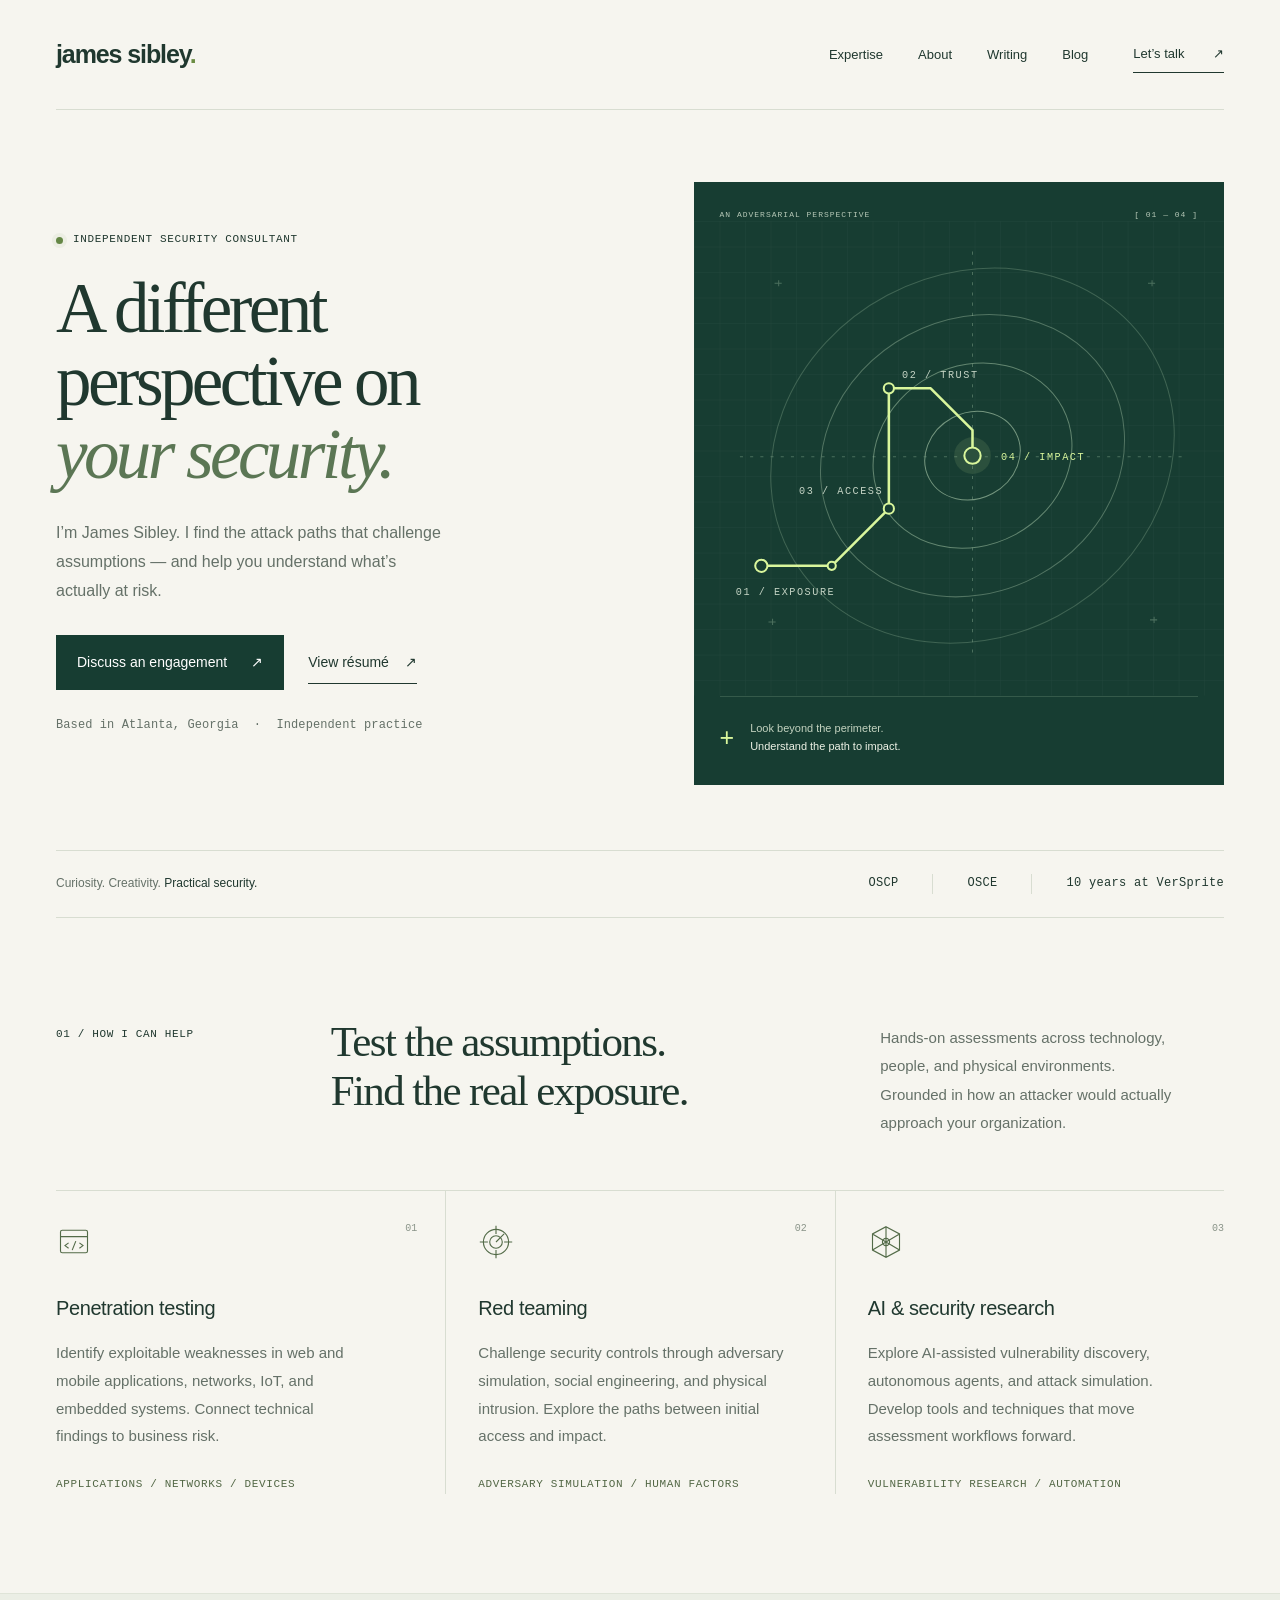
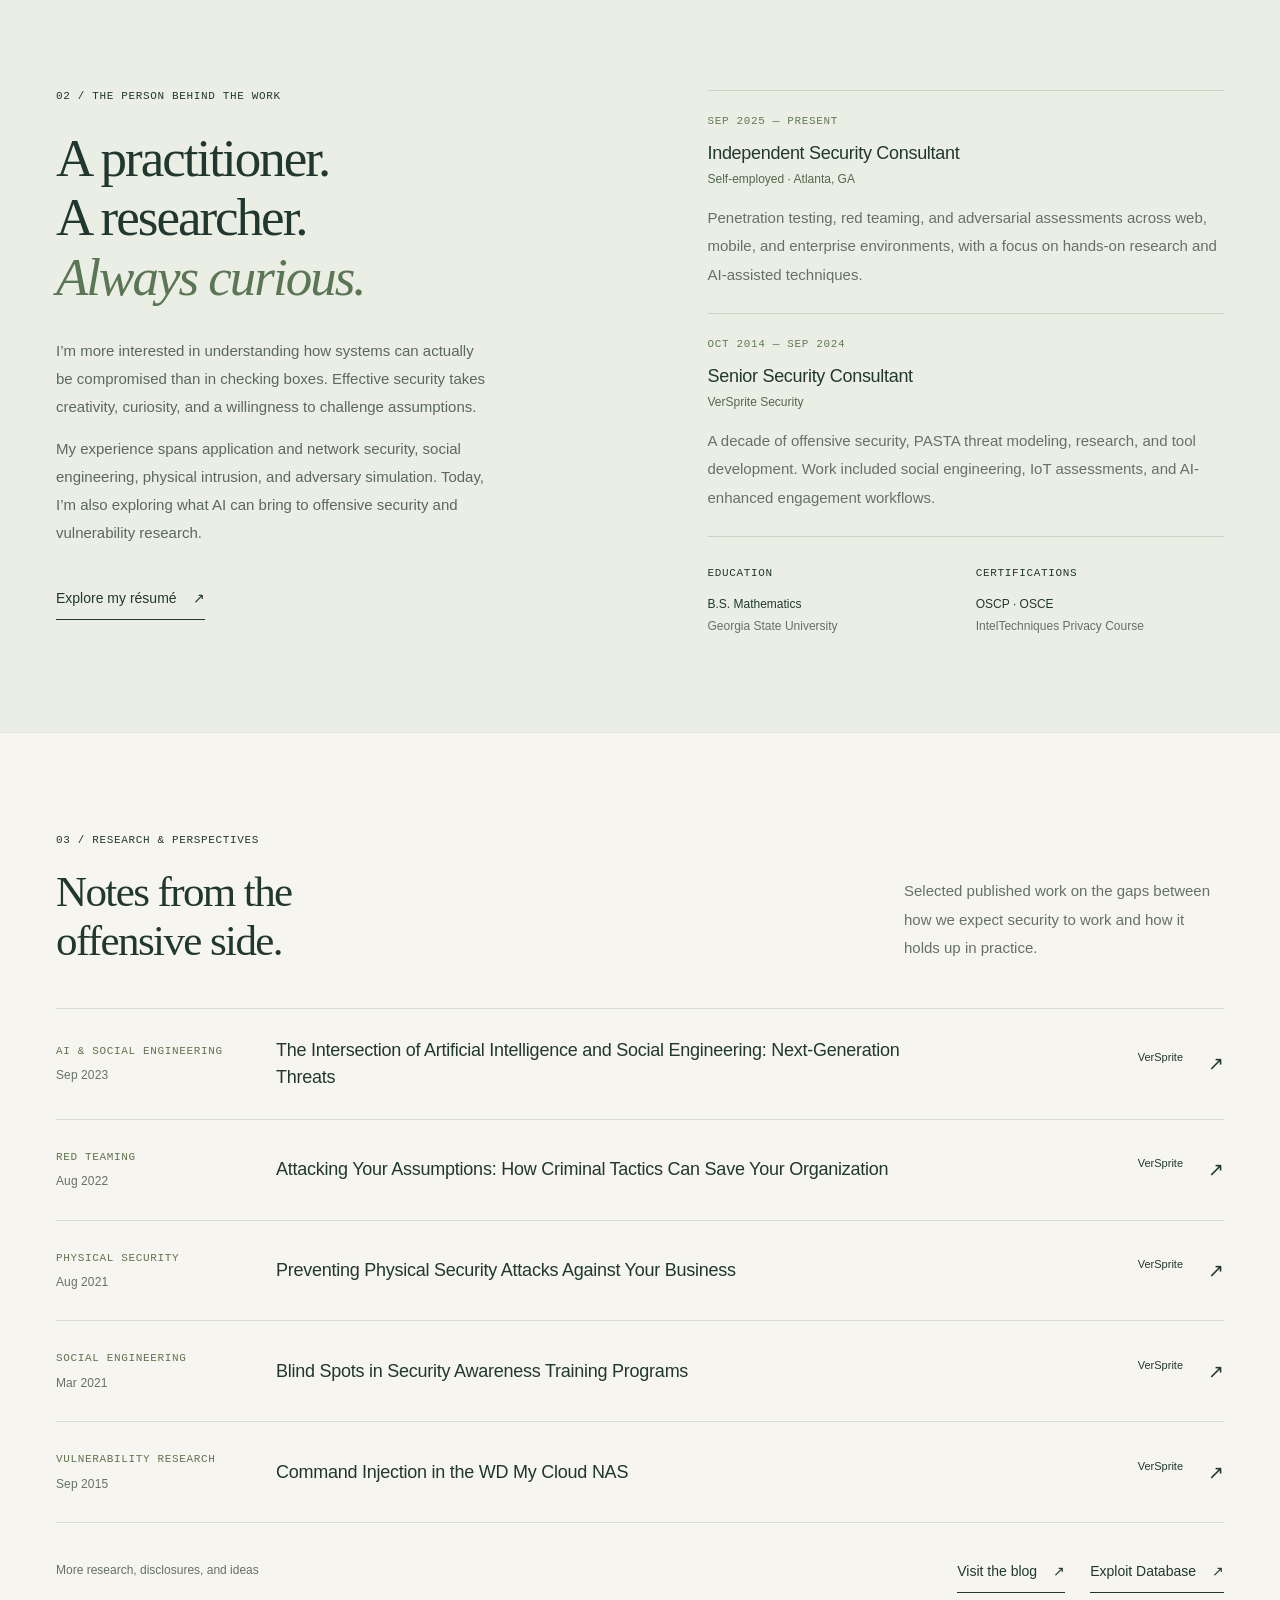
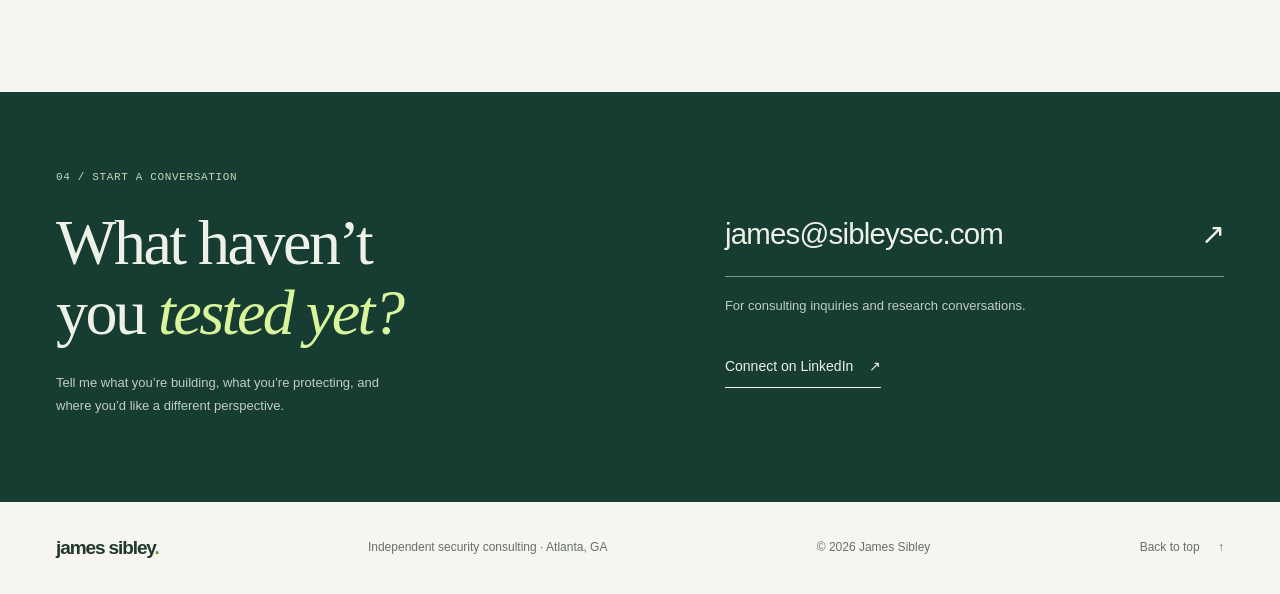
<file: index.html>
<!doctype html>
<html lang="en">
<head>
  <meta charset="utf-8">
  <meta name="viewport" content="width=device-width, initial-scale=1">
  <meta name="theme-color" content="#173d32">
  <meta name="description" content="James Sibley is an independent security consultant in Atlanta specializing in penetration testing, red teaming, security research, and AI-assisted offensive security.">
  <meta property="og:title" content="James Sibley — Independent Security Consultant">
  <meta property="og:description" content="A different perspective on your security. Penetration testing, adversary simulation, and hands-on security research.">
  <meta property="og:type" content="website">
  <meta property="og:url" content="https://sibleysec.com/">
  <meta property="og:site_name" content="James Sibley — Independent Security Consultant">
  <meta name="twitter:card" content="summary">
  <meta name="referrer" content="strict-origin-when-cross-origin">
  <link rel="canonical" href="https://sibleysec.com/">
  <title>James Sibley — Independent Security Consultant</title>
  <link rel="icon" href="assets/favicon.svg" type="image/svg+xml">
  <link rel="stylesheet" href="assets/styles.css">
  <script src="assets/site.js" defer></script>
  <script type="application/ld+json">
  {"@context":"https://schema.org","@type":"Person","name":"James Sibley","url":"https://sibleysec.com/","jobTitle":"Independent Security Consultant","email":"mailto:james@sibleysec.com","sameAs":["https://www.linkedin.com/in/redteamai/"],"knowsAbout":["Penetration testing","Red teaming","Security research","Artificial intelligence"],"alumniOf":{"@type":"CollegeOrUniversity","name":"Georgia State University"}}
  </script>
</head>
<body>
  <a class="skip-link" href="#main">Skip to content</a>
  <header class="site-header wrap">
    <a class="wordmark" href="#" aria-label="James Sibley, home">james sibley<span class="wordmark-dot">.</span></a>
    <nav aria-label="Main navigation">
      <a href="#expertise">Expertise</a>
      <a href="#about">About</a>
      <a href="#writing">Writing</a>
      <a href="blog/">Blog</a>
      <a class="nav-contact" href="#contact">Let’s talk <span aria-hidden="true">↗</span></a>
    </nav>
  </header>
  <main id="main">
    <section class="hero wrap" aria-labelledby="hero-title">
      <div class="hero-copy">
        <p class="eyebrow"><span class="status-dot" aria-hidden="true"></span> Independent security consultant</p>
        <h1 id="hero-title">A different<br>perspective on<br><em>your security.</em></h1>
        <p class="hero-description">I’m James Sibley. I find the attack paths that challenge assumptions — and help you understand what’s actually at risk.</p>
        <div class="hero-actions">
          <a class="button button-dark" href="mailto:james@sibleysec.com">Discuss an engagement <span aria-hidden="true">↗</span></a>
          <a class="text-link" href="resume.html">View résumé <span aria-hidden="true">↗</span></a>
        </div>
        <p class="hero-location">Based in Atlanta, Georgia <span aria-hidden="true">·</span> Independent practice</p>
      </div>
      <div class="hero-visual">
        <div class="visual-topline"><span>AN ADVERSARIAL PERSPECTIVE</span><span aria-hidden="true">[ 01 — 04 ]</span></div>
        <svg class="attack-map" viewBox="0 0 520 465" role="img" aria-labelledby="map-title map-description">
          <title id="map-title">Finding a path through layers of defense</title>
          <desc id="map-description">An illustrative attack path crosses concentric boundaries from an external entry point to a protected asset. It represents the relationship between exposure, trust, access, and impact.</desc>
          <defs>
            <pattern id="grid" width="25" height="25" patternUnits="userSpaceOnUse"><path d="M25 0H0V25" fill="none" stroke="#fff" stroke-opacity=".045" stroke-width="1"/></pattern>
          </defs>
          <rect width="520" height="465" fill="url(#grid)"/>
          <g fill="none" stroke="#8bac91" stroke-width="1">
            <ellipse cx="273" cy="230" rx="203" ry="178" transform="rotate(-28 273 230)" opacity=".35"/>
            <ellipse cx="273" cy="230" rx="153" ry="134" transform="rotate(-28 273 230)" opacity=".5"/>
            <ellipse cx="273" cy="230" rx="100" ry="88" transform="rotate(-28 273 230)" opacity=".65"/>
            <ellipse cx="273" cy="230" rx="48" ry="42" transform="rotate(-28 273 230)" opacity=".8"/>
          </g>
          <g stroke="#8bac91" stroke-opacity=".45" fill="none"><path d="M45 231H480M273 30V427" stroke-dasharray="3 7"/><path d="m79 61 7 0m-3-3v6m364 327h7m-3-3v6m-6-333h7m-3-3v6M73 393h7m-3-3v6"/></g>
          <path class="attack-path" d="M66 338H135L191 282V164H232L273 205V230" stroke="#d9f69c" stroke-width="2.5" fill="none" stroke-linejoin="round"/>
          <g fill="#173d32" stroke="#d9f69c" stroke-width="2"><circle cx="66" cy="338" r="6"/><circle cx="135" cy="338" r="4"/><circle cx="191" cy="282" r="5"/><circle cx="191" cy="164" r="5"/><circle cx="273" cy="230" r="8"/></g>
          <circle cx="273" cy="230" r="18" fill="#d9f69c" opacity=".1"/>
          <g fill="#c5d4c5" font-family="monospace" font-size="10" letter-spacing="1.5"><text x="41" y="367">01 / EXPOSURE</text><text x="204" y="154">02 / TRUST</text><text x="103" y="268">03 / ACCESS</text><text x="301" y="234" fill="#d9f69c">04 / IMPACT</text></g>
        </svg>
        <div class="visual-caption"><span class="visual-cross" aria-hidden="true">+</span><p>Look beyond the perimeter.<br><strong>Understand the path to impact.</strong></p></div>
      </div>
    </section>

    <div class="credential-strip wrap" aria-label="Professional background">
      <p>Curiosity. Creativity. <strong>Practical security.</strong></p>
      <div><span>OSCP</span><span>OSCE</span><span>10 years at VerSprite</span></div>
    </div>

    <section id="expertise" class="section wrap" aria-labelledby="expertise-title">
      <div class="section-heading"><p class="eyebrow">01 / How I can help</p><h2 id="expertise-title">Test the assumptions.<br>Find the real exposure.</h2><p>Hands-on assessments across technology, people, and physical environments. Grounded in how an attacker would actually approach your organization.</p></div>
      <div class="expertise-grid">
        <article class="expertise-item"><span class="item-number">01</span><svg viewBox="0 0 40 40" aria-hidden="true"><rect x="5" y="7" width="30" height="25" rx="2"/><path d="M5 14h30m-21 7-4 3 4 3m12-6 4 3-4 3m-8 2 4-10"/></svg><h3>Penetration testing</h3><p>Identify exploitable weaknesses in web and mobile applications, networks, IoT, and embedded systems. Connect technical findings to business risk.</p><p class="item-tags">APPLICATIONS / NETWORKS / DEVICES</p></article>
        <article class="expertise-item"><span class="item-number">02</span><svg viewBox="0 0 40 40" aria-hidden="true"><circle cx="20" cy="20" r="14"/><circle cx="20" cy="20" r="7"/><path d="M20 2v9m0 18v9M2 20h9m18 0h9m-9-9-9 9"/></svg><h3>Red teaming</h3><p>Challenge security controls through adversary simulation, social engineering, and physical intrusion. Explore the paths between initial access and impact.</p><p class="item-tags">ADVERSARY SIMULATION / HUMAN FACTORS</p></article>
        <article class="expertise-item"><span class="item-number">03</span><svg viewBox="0 0 40 40" aria-hidden="true"><path d="m20 3 15 8v18l-15 8-15-8V11Zm0 0v34M5 11l30 18M35 11 5 29"/><circle cx="20" cy="20" r="4"/></svg><h3>AI &amp; security research</h3><p>Explore AI-assisted vulnerability discovery, autonomous agents, and attack simulation. Develop tools and techniques that move assessment workflows forward.</p><p class="item-tags">VULNERABILITY RESEARCH / AUTOMATION</p></article>
      </div>
    </section>

    <section id="about" class="about-section" aria-labelledby="about-title">
      <div class="wrap about-grid">
        <div class="about-intro"><p class="eyebrow">02 / The person behind the work</p><h2 id="about-title">A practitioner.<br>A researcher.<br><em>Always curious.</em></h2><p>I’m more interested in understanding how systems can actually be compromised than in checking boxes. Effective security takes creativity, curiosity, and a willingness to challenge assumptions.</p><p>My experience spans application and network security, social engineering, physical intrusion, and adversary simulation. Today, I’m also exploring what AI can bring to offensive security and vulnerability research.</p><a class="text-link" href="resume.html">Explore my résumé <span aria-hidden="true">↗</span></a></div>
        <div class="career-summary">
          <div class="career-entry"><p class="eyebrow">Sep 2025 — Present</p><h3>Independent Security Consultant</h3><p class="organization">Self-employed · Atlanta, GA</p><p>Penetration testing, red teaming, and adversarial assessments across web, mobile, and enterprise environments, with a focus on hands-on research and AI-assisted techniques.</p></div>
          <div class="career-entry"><p class="eyebrow">Oct 2014 — Sep 2024</p><h3>Senior Security Consultant</h3><p class="organization">VerSprite Security</p><p>A decade of offensive security, PASTA threat modeling, research, and tool development. Work included social engineering, IoT assessments, and AI-enhanced engagement workflows.</p></div>
          <div class="qualifications"><div><span class="eyebrow">Education</span><p>B.S. Mathematics<br><span>Georgia State University</span></p></div><div><span class="eyebrow">Certifications</span><p>OSCP · OSCE<br><span>IntelTechniques Privacy Course</span></p></div></div>
        </div>
      </div>
    </section>

    <section id="writing" class="section wrap" aria-labelledby="writing-title">
      <div class="writing-heading"><div><p class="eyebrow">03 / Research &amp; perspectives</p><h2 id="writing-title">Notes from the<br>offensive side.</h2></div><p>Selected published work on the gaps between how we expect security to work and how it holds up in practice.</p></div>
      <div class="writing-list">
        <a class="article-row" href="https://versprite.com/resources/blog/the-intersection-of-artificial-intelligence-and-social-engineering-next-generation-threats/" target="_blank" rel="noopener noreferrer"><span class="article-meta"><span>AI &amp; SOCIAL ENGINEERING</span><time datetime="2023-09-28">Sep 2023</time></span><h3>The Intersection of Artificial Intelligence and Social Engineering: Next-Generation Threats</h3><span class="article-source">VerSprite <span aria-hidden="true">↗</span></span></a>
        <a class="article-row" href="https://versprite.com/resources/blog/attacking-your-assumptions-know-your-security-blind-spots/" target="_blank" rel="noopener noreferrer"><span class="article-meta"><span>RED TEAMING</span><time datetime="2022-08-15">Aug 2022</time></span><h3>Attacking Your Assumptions: How Criminal Tactics Can Save Your Organization</h3><span class="article-source">VerSprite <span aria-hidden="true">↗</span></span></a>
        <a class="article-row" href="https://versprite.com/resources/blog/preventing-physical-security-attacks-against-business/" target="_blank" rel="noopener noreferrer"><span class="article-meta"><span>PHYSICAL SECURITY</span><time datetime="2021-08-02">Aug 2021</time></span><h3>Preventing Physical Security Attacks Against Your Business</h3><span class="article-source">VerSprite <span aria-hidden="true">↗</span></span></a>
        <a class="article-row" href="https://versprite.com/resources/blog/security-awareness-training-vs-social-engineering-attacks/" target="_blank" rel="noopener noreferrer"><span class="article-meta"><span>SOCIAL ENGINEERING</span><time datetime="2021-03-04">Mar 2021</time></span><h3>Blind Spots in Security Awareness Training Programs</h3><span class="article-source">VerSprite <span aria-hidden="true">↗</span></span></a>
        <a class="article-row" href="https://versprite.com/resources/blog/command-injection-in-the-wd-my-cloud-nas/" target="_blank" rel="noopener noreferrer"><span class="article-meta"><span>VULNERABILITY RESEARCH</span><time datetime="2015-09-16">Sep 2015</time></span><h3>Command Injection in the WD My Cloud NAS</h3><span class="article-source">VerSprite <span aria-hidden="true">↗</span></span></a>
      </div>
      <div class="writing-footer"><span>More research, disclosures, and ideas</span><div><a class="text-link" href="blog/">Visit the blog <span aria-hidden="true">↗</span></a><a class="text-link" href="https://www.exploit-db.com/author/?a=6369" target="_blank" rel="noopener noreferrer">Exploit Database <span aria-hidden="true">↗</span></a></div></div>
    </section>

    <section id="contact" class="contact-section" aria-labelledby="contact-title"><div class="wrap contact-grid"><div><p class="eyebrow">04 / Start a conversation</p><h2 id="contact-title">What haven’t<br>you <em>tested yet?</em></h2><p>Tell me what you’re building, what you’re protecting, and where you’d like a different perspective.</p></div><div class="contact-links"><a class="contact-email" href="mailto:james@sibleysec.com">james@sibleysec.com <span aria-hidden="true">↗</span></a><p>For consulting inquiries and research conversations.</p><a class="text-link" href="https://www.linkedin.com/in/redteamai/" target="_blank" rel="noopener noreferrer">Connect on LinkedIn <span aria-hidden="true">↗</span></a></div></div></section>
  </main>
  <footer class="site-footer wrap"><a class="wordmark" href="#">james sibley<span class="wordmark-dot">.</span></a><p>Independent security consulting · Atlanta, GA</p><span>© <span data-year>2026</span> James Sibley</span><a href="#" class="back-top">Back to top <span aria-hidden="true">↑</span></a></footer>
</body>
</html>
</file>
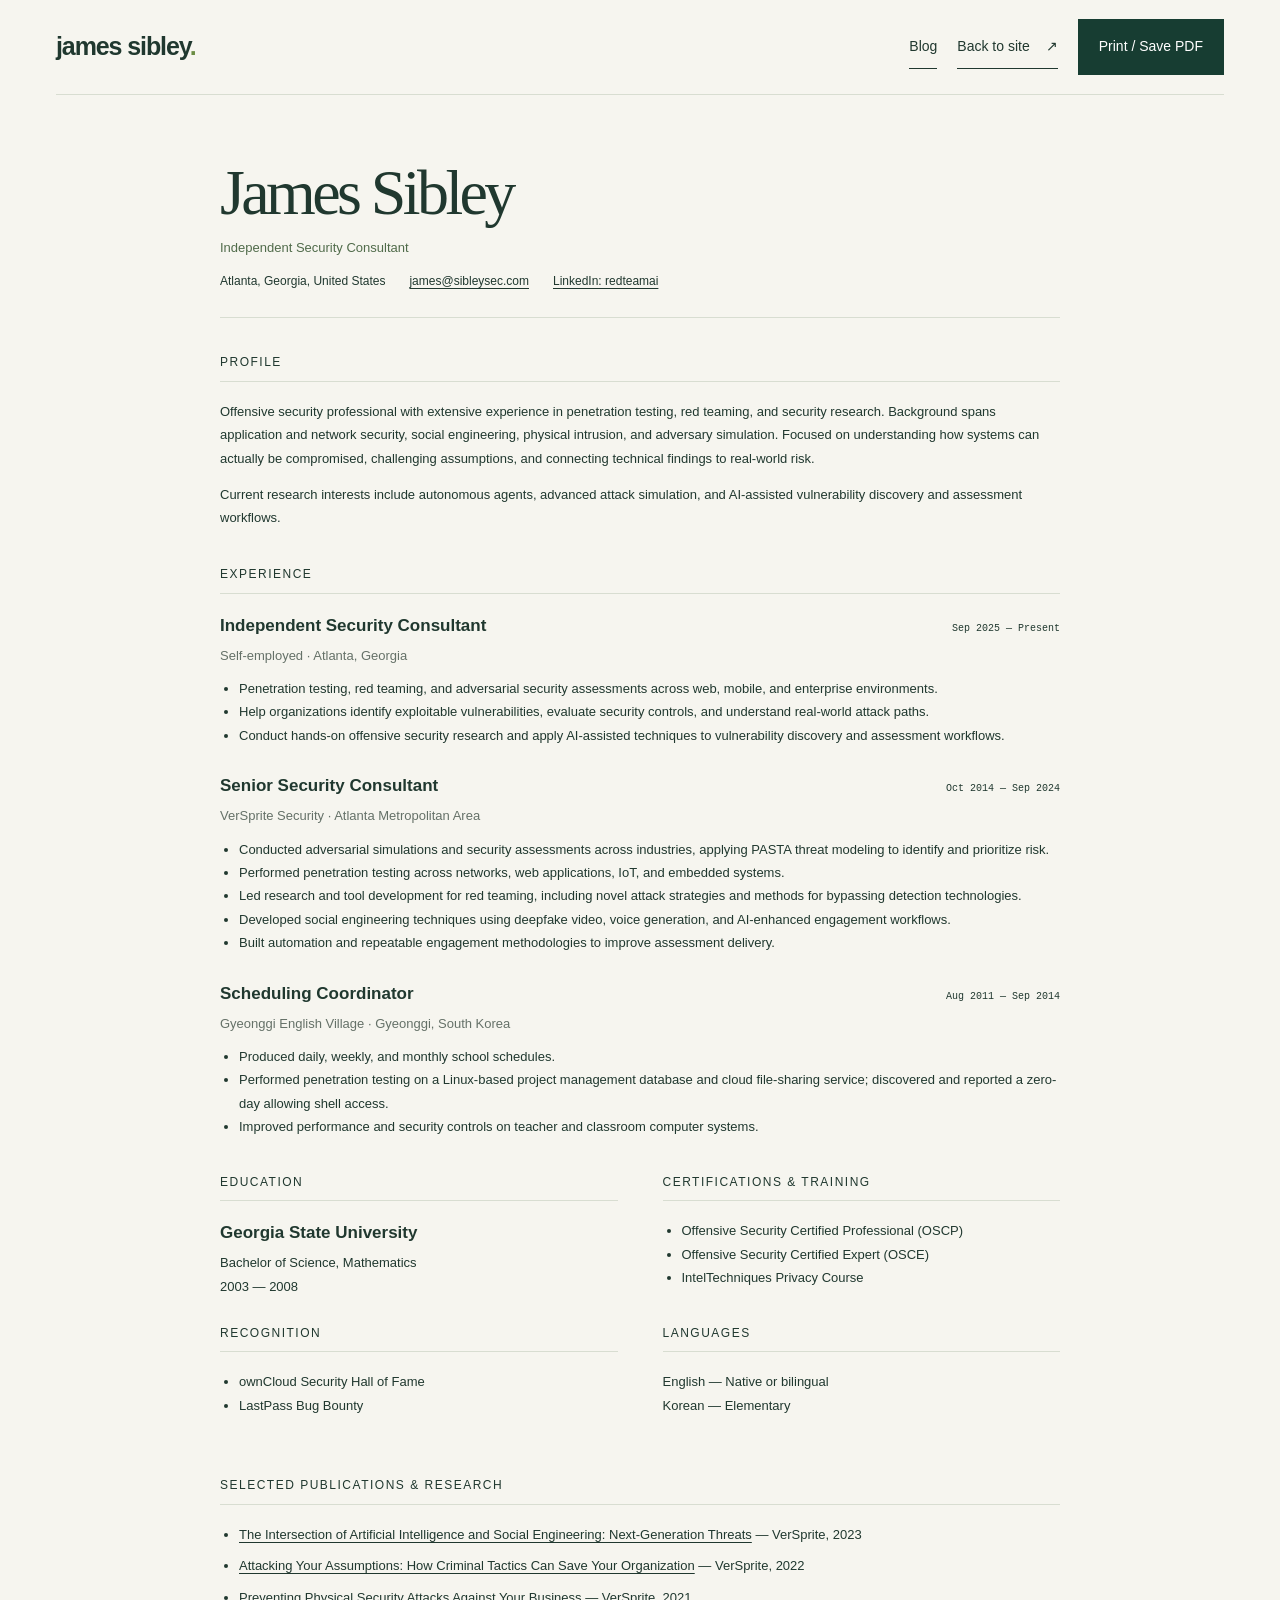
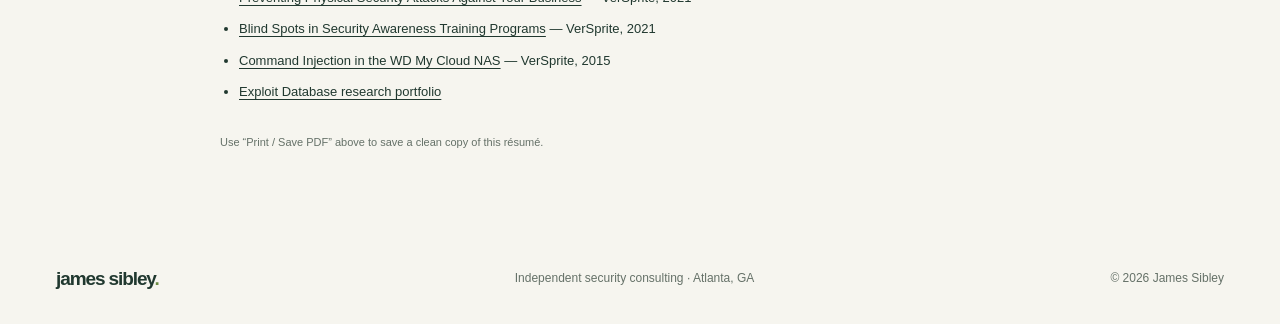
<file: resume.html>
<!doctype html>
<html lang="en">
<head>
  <meta charset="utf-8">
  <meta name="viewport" content="width=device-width, initial-scale=1">
  <meta name="theme-color" content="#173d32">
  <meta name="description" content="Professional résumé of James Sibley: independent security consultant, former VerSprite senior security consultant, OSCP, OSCE, and security researcher.">
  <link rel="canonical" href="https://sibleysec.com/resume.html">
  <meta name="referrer" content="strict-origin-when-cross-origin">
  <title>Résumé — James Sibley</title>
  <link rel="icon" href="assets/favicon.svg" type="image/svg+xml">
  <link rel="stylesheet" href="assets/styles.css">
  <script src="assets/site.js" defer></script>
</head>
<body class="resume-page">
  <a class="skip-link" href="#main">Skip to résumé</a>
  <header class="site-header wrap"><a class="wordmark" href="index.html">james sibley<span class="wordmark-dot">.</span></a><div class="resume-toolbar"><a class="text-link" href="blog/">Blog</a><a class="text-link" href="index.html">Back to site <span aria-hidden="true">↗</span></a><button class="button button-dark" type="button" data-print>Print / Save PDF</button></div></header>
  <main id="main" class="resume-document">
    <h1>James Sibley</h1>
    <p class="resume-subtitle">Independent Security Consultant</p>
    <div class="resume-contact"><span>Atlanta, Georgia, United States</span><a href="mailto:james@sibleysec.com">james@sibleysec.com</a><a href="https://www.linkedin.com/in/redteamai/" target="_blank" rel="noopener noreferrer">LinkedIn: redteamai</a></div>
    <section aria-labelledby="summary-title"><h2 id="summary-title">Profile</h2><p>Offensive security professional with extensive experience in penetration testing, red teaming, and security research. Background spans application and network security, social engineering, physical intrusion, and adversary simulation. Focused on understanding how systems can actually be compromised, challenging assumptions, and connecting technical findings to real-world risk.</p><p>Current research interests include autonomous agents, advanced attack simulation, and AI-assisted vulnerability discovery and assessment workflows.</p></section>
    <section aria-labelledby="experience-title">
      <h2 id="experience-title">Experience</h2>
      <article><div class="resume-role"><h3>Independent Security Consultant</h3><span class="resume-date">Sep 2025 — Present</span></div><p class="resume-employer">Self-employed · Atlanta, Georgia</p><ul><li>Penetration testing, red teaming, and adversarial security assessments across web, mobile, and enterprise environments.</li><li>Help organizations identify exploitable vulnerabilities, evaluate security controls, and understand real-world attack paths.</li><li>Conduct hands-on offensive security research and apply AI-assisted techniques to vulnerability discovery and assessment workflows.</li></ul></article>
      <article><div class="resume-role"><h3>Senior Security Consultant</h3><span class="resume-date">Oct 2014 — Sep 2024</span></div><p class="resume-employer">VerSprite Security · Atlanta Metropolitan Area</p><ul><li>Conducted adversarial simulations and security assessments across industries, applying PASTA threat modeling to identify and prioritize risk.</li><li>Performed penetration testing across networks, web applications, IoT, and embedded systems.</li><li>Led research and tool development for red teaming, including novel attack strategies and methods for bypassing detection technologies.</li><li>Developed social engineering techniques using deepfake video, voice generation, and AI-enhanced engagement workflows.</li><li>Built automation and repeatable engagement methodologies to improve assessment delivery.</li></ul></article>
      <article><div class="resume-role"><h3>Scheduling Coordinator</h3><span class="resume-date">Aug 2011 — Sep 2014</span></div><p class="resume-employer">Gyeonggi English Village · Gyeonggi, South Korea</p><ul><li>Produced daily, weekly, and monthly school schedules.</li><li>Performed penetration testing on a Linux-based project management database and cloud file-sharing service; discovered and reported a zero-day allowing shell access.</li><li>Improved performance and security controls on teacher and classroom computer systems.</li></ul></article>
    </section>
    <div class="resume-columns"><section aria-labelledby="education-title"><h2 id="education-title">Education</h2><h3>Georgia State University</h3><p>Bachelor of Science, Mathematics<br>2003 — 2008</p></section><section aria-labelledby="credentials-title"><h2 id="credentials-title">Certifications &amp; training</h2><ul><li>Offensive Security Certified Professional (OSCP)</li><li>Offensive Security Certified Expert (OSCE)</li><li>IntelTechniques Privacy Course</li></ul></section></div>
    <div class="resume-columns"><section aria-labelledby="recognition-title"><h2 id="recognition-title">Recognition</h2><ul><li>ownCloud Security Hall of Fame</li><li>LastPass Bug Bounty</li></ul></section><section aria-labelledby="languages-title"><h2 id="languages-title">Languages</h2><p>English — Native or bilingual<br>Korean — Elementary</p></section></div>
    <section aria-labelledby="publications-title"><h2 id="publications-title">Selected publications &amp; research</h2><ul class="publication-links"><li><a href="https://versprite.com/resources/blog/the-intersection-of-artificial-intelligence-and-social-engineering-next-generation-threats/">The Intersection of Artificial Intelligence and Social Engineering: Next-Generation Threats</a> — VerSprite, 2023</li><li><a href="https://versprite.com/resources/blog/attacking-your-assumptions-know-your-security-blind-spots/">Attacking Your Assumptions: How Criminal Tactics Can Save Your Organization</a> — VerSprite, 2022</li><li><a href="https://versprite.com/resources/blog/preventing-physical-security-attacks-against-business/">Preventing Physical Security Attacks Against Your Business</a> — VerSprite, 2021</li><li><a href="https://versprite.com/resources/blog/security-awareness-training-vs-social-engineering-attacks/">Blind Spots in Security Awareness Training Programs</a> — VerSprite, 2021</li><li><a href="https://versprite.com/resources/blog/command-injection-in-the-wd-my-cloud-nas/">Command Injection in the WD My Cloud NAS</a> — VerSprite, 2015</li><li><a href="https://www.exploit-db.com/author/?a=6369">Exploit Database research portfolio</a></li></ul></section>
    <p class="no-print-note">Use “Print / Save PDF” above to save a clean copy of this résumé.</p>
  </main>
  <footer class="site-footer wrap"><a class="wordmark" href="index.html">james sibley<span class="wordmark-dot">.</span></a><p>Independent security consulting · Atlanta, GA</p><span>© <span data-year>2026</span> James Sibley</span></footer>
</body>
</html>
</file>
<file: assets/styles.css>
@charset "UTF-8";
:root {
  --paper:#f6f5ef;
  --ink:#20382f;
  --muted:#657168;
  --green:#173d32;
  --lime:#d9f69c;
  --line:#d8ddd1;
  --serif:Georgia,'Times New Roman',serif;
  --sans:'Segoe UI',Arial,sans-serif;
  --mono:'Cascadia Code',Consolas,monospace
}
* {
  box-sizing:border-box
}
html {
  scroll-padding-top:35px
}
body {
  margin:0;
  background:var(--paper);
  color:var(--ink);
  font-family:var(--sans);
  font-size:16px;
  line-height:1.65
}
a {
  color:inherit;
  text-decoration:none
}
button {
  font:inherit
}
a,button {
  -webkit-tap-highlight-color:transparent
}
a:focus-visible,button:focus-visible {
  outline:3px solid #628640;
  outline-offset:6px
}
::selection {
  background:var(--lime);
  color:var(--green)
}
.wrap {
  width:min(1256px,calc(100% - 112px));
  margin-inline:auto
}
.skip-link {
  position:absolute;
  z-index:10;
  top:-100px;
  left:20px;
  background:var(--lime);
  padding:12px 20px
}
.skip-link:focus {
  top:10px
}
.site-header {
  height:110px;
  display:flex;
  align-items:center;
  justify-content:space-between;
  border-bottom:1px solid var(--line)
}
.wordmark {
  font-size:25px;
  font-weight:650;
  letter-spacing:-1.1px;
  white-space:nowrap
}
.wordmark-dot {
  color:#6b8c43
}
.site-header nav {
  display:flex;
  align-items:center;
  gap:35px;
  font-size:13px;
  font-weight:500
}
.site-header nav>a:hover {
  color:#5c7b3d
}
.nav-contact {
  border-bottom:1px solid var(--ink);
  padding:7px 0;
  margin-left:10px
}
.nav-contact span {
  margin-left:25px
}
.hero {
  padding-block:72px 65px;
  display:grid;
  grid-template-columns:1.1fr 1fr;
  gap:54px;
  align-items:center
}
.eyebrow {
  font-family:var(--mono);
  font-size:10px;
  font-weight:400;
  letter-spacing:1.5px;
  line-height:1.6;
  text-transform:uppercase;
  margin:0 0 23px
}
.hero .eyebrow {
  display:flex;
  align-items:center;
  gap:10px
}
.status-dot {
  width:7px;
  height:7px;
  border-radius:50%;
  background:#658746;
  display:inline-block;
  box-shadow:0 0 0 4px #65874612
}
h1,h2,h3,p {
  margin-top:0
}
h1,h2 {
  font-family:var(--serif);
  font-weight:400
}
h1 {
  font-size:clamp(55px,5.55vw,80px);
  line-height:1.03;
  letter-spacing:-3.6px;
  margin-bottom:28px
}
em {
  font-weight:400;
  color:#5b7654
}
h1 em {
  white-space:nowrap
}
.hero-description {
  font-size:16px;
  color:var(--muted);
  max-width:395px;
  line-height:1.8;
  margin-bottom:29px
}
.hero-actions {
  display:flex;
  align-items:center;
  gap:27px
}
.button {
  display:inline-flex;
  align-items:center;
  justify-content:center;
  gap:24px;
  padding:15px 20px;
  font-size:12px;
  font-weight:500;
  border:1px solid transparent;
  cursor:pointer
}
.button-dark {
  background:var(--green);
  color:#fff
}
.button-dark:hover {
  background:#2b5542
}
.text-link {
  font-size:12px;
  display:inline-flex;
  gap:16px;
  align-items:center;
  line-height:1.6;
  border-bottom:1px solid currentColor;
  padding-block:5px
}
.text-link:hover {
  color:#648345
}
.hero-location {
  font-family:var(--mono);
  font-size:10px;
  letter-spacing:.1px;
  color:var(--muted);
  margin:26px 0 0
}
.hero-location span {
  padding-inline:8px
}
.hero-visual {
  background:var(--green);
  color:#c4d3c0;
  min-width:0;
  position:relative;
  overflow:hidden;
  align-self:stretch;
  min-height:515px;
  display:flex;
  flex-direction:column;
  justify-content:space-between
}
.visual-topline {
  font-family:var(--mono);
  font-size:8px;
  letter-spacing:1px;
  display:flex;
  justify-content:space-between;
  margin:26px 26px 0;
  color:#b7c9b8
}
.attack-map {
  display:block;
  width:100%;
  height:auto;
  flex:1;
  min-height:0
}
.visual-caption {
  display:flex;
  align-items:center;
  gap:16px;
  margin:0 26px 27px;
  border-top:1px solid #78988050;
  padding-top:20px
}
.visual-caption p {
  font-size:11px;
  line-height:1.7;
  margin:0
}
.visual-caption strong {
  font-weight:400;
  color:#eff3e7
}
.visual-cross {
  color:var(--lime);
  font-size:25px;
  font-weight:200
}
.credential-strip {
  display:flex;
  justify-content:space-between;
  align-items:center;
  border-top:1px solid var(--line);
  border-bottom:1px solid var(--line);
  padding-block:23px;
  gap:25px
}
.credential-strip p {
  font-size:12px;
  margin:0;
  color:var(--muted)
}
.credential-strip strong {
  color:var(--ink);
  font-weight:500
}
.credential-strip>div {
  display:flex;
  gap:34px;
  font-family:var(--mono);
  font-size:10px;
  letter-spacing:.3px
}
.credential-strip>div span+span {
  border-left:1px solid var(--line);
  padding-left:34px
}
.section {
  padding-block:99px
}
.section-heading {
  display:grid;
  grid-template-columns:.7fr 1.5fr 1fr;
  gap:34px;
  align-items:start;
  margin-bottom:52px
}
.section-heading>.eyebrow {
  padding-top:9px
}
.section-heading h2,.writing-heading h2 {
  font-size:43px;
  line-height:1.15;
  letter-spacing:-1.6px;
  margin-bottom:0
}
.section-heading>p:last-child {
  font-size:13px;
  color:var(--muted);
  max-width:300px;
  line-height:1.9;
  padding-top:7px;
  margin:0
}
.expertise-grid {
  display:grid;
  grid-template-columns:repeat(3,1fr);
  border-top:1px solid var(--line)
}
.expertise-item {
  padding:33px 32px 0 0;
  position:relative
}
.expertise-item+.expertise-item {
  border-left:1px solid var(--line);
  padding-left:32px
}
.item-number {
  position:absolute;
  top:30px;
  right:28px;
  font-family:var(--mono);
  font-size:10px;
  color:#8b958a
}
.expertise-item:last-child {
  padding-right:0
}
.expertise-item:last-child .item-number {
  right:0
}
.expertise-item svg {
  width:36px;
  height:36px;
  fill:none;
  stroke:#536b48;
  stroke-width:1.25;
  margin-bottom:24px
}
.expertise-item h3 {
  font-size:20px;
  letter-spacing:-.4px;
  font-weight:500;
  margin-bottom:14px
}
.expertise-item>p {
  font-size:13px;
  color:var(--muted);
  line-height:1.85;
  margin-bottom:24px;
  max-width:310px
}
.expertise-item .item-tags {
  font-family:var(--mono);
  font-size:8px;
  letter-spacing:.6px;
  color:#718164;
  margin:0
}
.about-section {
  background:#ebeee5;
  border-block:1px solid #dfe4d8;
  padding-block:94px
}
.about-grid {
  display:grid;
  grid-template-columns:1fr 1fr;
  gap:135px
}
.about-intro h2 {
  font-size:53px;
  line-height:1.12;
  letter-spacing:-2px;
  margin-bottom:30px
}
.about-intro>p:not(.eyebrow) {
  font-size:14px;
  color:#5a695d;
  line-height:1.85;
  max-width:430px
}
.about-intro .text-link {
  margin-top:15px
}
.career-summary {
  padding-top:2px
}
.career-entry {
  border-top:1px solid #cbd4c2;
  padding-block:22px 24px
}
.career-entry .eyebrow {
  font-size:9px;
  color:#627b53;
  margin-bottom:9px
}
.career-entry h3 {
  font-size:18px;
  font-weight:500;
  line-height:1.5;
  margin-bottom:3px;
  letter-spacing:-.3px
}
.career-entry .organization {
  font-size:12px;
  color:#53684c;
  margin-bottom:14px
}
.career-entry>p:last-child {
  font-size:12px;
  color:var(--muted);
  line-height:1.9;
  margin-bottom:0
}
.qualifications {
  display:grid;
  grid-template-columns:1fr 1fr;
  gap:20px;
  border-top:1px solid #cbd4c2;
  padding-top:21px
}
.qualifications .eyebrow {
  font-size:9px
}
.qualifications p {
  font-size:12px;
  line-height:1.9;
  margin:8px 0 0
}
.qualifications p span {
  color:var(--muted);
  font-size:11px
}
.writing-heading {
  display:flex;
  justify-content:space-between;
  gap:40px;
  align-items:flex-end;
  margin-bottom:42px
}
.writing-heading .eyebrow {
  margin-bottom:17px
}
.writing-heading>p {
  max-width:320px;
  font-size:13px;
  color:var(--muted);
  line-height:1.9;
  margin-bottom:3px
}
.writing-list {
  border-top:1px solid var(--line)
}
.article-row {
  display:grid;
  grid-template-columns:190px 1fr 95px;
  gap:30px;
  align-items:center;
  padding:28px 0;
  border-bottom:1px solid var(--line);
  transition:background .2s,padding .2s
}
.article-row:hover {
  background:#edf0e5;
  padding-inline:15px
}
.article-meta {
  font-family:var(--mono);
  font-size:8px;
  letter-spacing:.7px;
  display:grid;
  gap:6px;
  color:#617350
}
.article-meta time {
  color:var(--muted);
  letter-spacing:.1px;
  font-family:var(--sans);
  font-size:11px
}
.article-row h3 {
  font-size:18px;
  font-weight:450;
  line-height:1.5;
  letter-spacing:-.25px;
  max-width:650px;
  margin:0
}
.article-source {
  font-size:11px;
  display:flex;
  gap:25px;
  justify-content:flex-end
}
.article-source span {
  font-size:19px
}
.writing-footer {
  display:flex;
  justify-content:space-between;
  gap:25px;
  align-items:center;
  margin-top:26px
}
.writing-footer>span {
  font-size:11px;
  color:var(--muted)
}
.writing-footer>div {
  display:flex;
  gap:25px
}
.contact-section {
  padding-block:77px 85px;
  background:var(--green);
  color:#edf1e7
}
.contact-grid {
  display:grid;
  grid-template-columns:1.2fr 1fr;
  gap:70px;
  align-items:center
}
.contact-section .eyebrow {
  color:#c4d5bc;
  margin-bottom:21px
}
.contact-section h2 {
  font-size:64px;
  letter-spacing:-2.5px;
  line-height:1.1;
  margin-bottom:22px
}
.contact-section em {
  color:var(--lime)
}
.contact-section p:not(.eyebrow) {
  font-size:13px;
  max-width:360px;
  color:#c0cebf;
  line-height:1.8;
  margin-bottom:0
}
.contact-email {
  font-size:clamp(18px,2.3vw,31px);
  letter-spacing:-.8px;
  padding-block:12px 17px;
  display:flex;
  gap:20px;
  justify-content:space-between;
  border-bottom:1px solid #7d9882
}
.contact-email:hover {
  color:var(--lime)
}
.contact-links>p {
  font-size:11px!important;
  margin-block:17px 27px!important
}
.contact-links .text-link:hover {
  color:var(--lime)
}
.site-footer {
  display:flex;
  gap:30px;
  justify-content:space-between;
  align-items:center;
  padding-block:30px
}
.site-footer .wordmark {
  font-size:19px
}
.site-footer>p,.site-footer>span,.back-top {
  font-size:10px;
  color:var(--muted);
  margin:0
}
.back-top span {
  padding-left:15px
}
/* Résumé: semantic HTML with a compact, selectable print layout. */
.resume-page .site-header {
  height:95px
}
.resume-toolbar {
  display:flex;
  gap:20px;
  align-items:center
}
.resume-document {
  max-width:920px;
  margin:65px auto 80px;
  padding-inline:40px
}
.resume-document h1 {
  font-size:64px;
  margin-bottom:10px
}
.resume-subtitle {
  font-size:18px;
  color:#506b4a
}
.resume-contact {
  display:flex;
  flex-wrap:wrap;
  gap:6px 24px;
  font-size:12px;
  border-bottom:1px solid var(--line);
  padding-bottom:25px
}
.resume-contact a {
  text-decoration:underline;
  text-underline-offset:3px
}
.resume-document section {
  margin-top:35px
}
.resume-document h2 {
  font-family:var(--sans);
  font-size:12px;
  letter-spacing:1.5px;
  text-transform:uppercase;
  border-bottom:1px solid var(--line);
  padding-bottom:8px;
  margin-bottom:18px
}
.resume-document h3 {
  font-size:17px;
  margin-bottom:4px;
  font-weight:600
}
.resume-document p,.resume-document li {
  font-size:13px;
  line-height:1.8
}
.resume-role {
  display:flex;
  justify-content:space-between;
  gap:20px;
  align-items:baseline
}
.resume-date {
  font-family:var(--mono);
  font-size:10px;
  white-space:nowrap
}
.resume-employer {
  color:var(--muted);
  margin-bottom:10px
}
.resume-document ul {
  padding-left:19px;
  margin:10px 0 24px
}
.resume-document article+article {
  margin-top:25px
}
.resume-columns {
  display:grid;
  grid-template-columns:1fr 1fr;
  gap:45px
}
.resume-columns section {
  margin-top:10px
}
.resume-document .publication-links a {
  text-decoration:underline;
  text-underline-offset:3px
}
.resume-document .publication-links li {
  margin-bottom:8px
}
.no-print-note {
  font-size:11px!important;
  color:var(--muted);
  margin-top:30px
}
@media(min-width:1600px) {
  .hero {
    gap:90px
  }
  .hero-visual {
    max-height:570px
  }
}
@media(max-width:1100px) {
  .wrap {
    width:calc(100% - 70px)
  }
  .hero {
    gap:32px;
    padding-top:55px
  }
  h1 {
    font-size:62px;
    letter-spacing:-2.7px
  }
  .hero-visual {
    min-height:480px
  }
  .hero-description {
    font-size:14px
  }
  .hero-actions {
    gap:18px
  }
  .button {
    font-size:11px;
    gap:15px;
    padding:14px
  }
  .section-heading {
    grid-template-columns:.7fr 1.3fr 1fr;
    gap:22px
  }
  .section-heading h2,.writing-heading h2 {
    font-size:37px
  }
  .about-grid {
    gap:70px
  }
  .about-intro h2 {
    font-size:46px
  }
  .article-row {
    grid-template-columns:165px 1fr 80px;
    gap:22px
  }
  .article-row h3 {
    font-size:16px
  }
  .credential-strip>div {
    gap:20px
  }
  .credential-strip>div span+span {
    padding-left:20px
  }
  .site-footer {
    gap:20px
  }
  .site-footer>p {
    max-width:180px
  }
}
@media(max-width:800px) {
  .wrap {
    width:calc(100% - 48px)
  }
  .site-header {
    height:90px
  }
  .site-header nav {
    gap:23px
  }
  .hero {
    grid-template-columns:1fr 1fr;
    gap:25px;
    padding-block:50px
  }
  h1 {
    font-size:48px;
    letter-spacing:-2.5px
  }
  .hero .eyebrow {
    font-size:8px;
    letter-spacing:.8px
  }
  .hero-description {
    font-size:13px
  }
  .hero-visual {
    min-height:410px
  }
  .hero-actions {
    align-items:flex-start;
    flex-direction:column;
    gap:13px
  }
  .hero-location {
    font-size:8px
  }
  .visual-topline {
    margin:20px 17px 0;
    font-size:6px
  }
  .visual-caption {
    margin:0 17px 20px;
    padding-top:15px
  }
  .visual-caption p {
    font-size:9px
  }
  .credential-strip>p {
    max-width:140px
  }
  .credential-strip>div {
    font-size:9px;
    gap:15px
  }
  .credential-strip>div span+span {
    padding-left:15px
  }
  .section {
    padding-block:70px
  }
  .section-heading {
    grid-template-columns:1fr 1.6fr
  }
  .section-heading>.eyebrow {
    grid-column:1/-1;
    margin-bottom:0
  }
  .section-heading h2 {
    font-size:35px
  }
  .expertise-item {
    padding-right:20px
  }
  .expertise-item+.expertise-item {
    padding-left:20px
  }
  .expertise-item h3 {
    font-size:17px
  }
  .expertise-item>p {
    font-size:12px
  }
  .expertise-item .item-tags {
    font-size:7px
  }
  .about-section {
    padding-block:65px
  }
  .about-grid {
    gap:42px
  }
  .about-intro h2 {
    font-size:39px
  }
  .about-intro>p:not(.eyebrow) {
    font-size:13px
  }
  .qualifications {
    grid-template-columns:1fr
  }
  .writing-heading>p {
    max-width:260px;
    font-size:12px
  }
  .article-row {
    grid-template-columns:135px 1fr 25px;
    gap:15px
  }
  .article-meta {
    font-size:7px
  }
  .article-source {
    font-size:0;
    gap:0
  }
  .article-source span {
    font-size:19px
  }
  .article-row h3 {
    font-size:15px
  }
  .contact-grid {
    gap:40px
  }
  .contact-section h2 {
    font-size:49px
  }
  .contact-email {
    font-size:20px
  }
  .site-footer {
    flex-wrap:wrap
  }
  .site-footer>p {
    max-width:none
  }
  .site-footer>span {
    margin-left:auto
  }
  .back-top {
    display:none
  }
}
@media(max-width:600px) {
  .wrap {
    width:calc(100% - 40px)
  }
  .site-header {
    height:80px
  }
  .wordmark {
    font-size:22px
  }
  .site-header nav {
    gap:18px;
    font-size:11px
  }
  .site-header nav>a:first-child {
    display:none
  }
  .nav-contact {
    margin:0
  }
  .nav-contact span {
    margin-left:10px
  }
  .hero {
    grid-template-columns:1fr;
    gap:35px;
    padding-block:40px
  }
  .hero .eyebrow {
    font-size:9px;
    letter-spacing:1px
  }
  h1 {
    font-size:clamp(49px,12vw,67px);
    letter-spacing:-2.5px
  }
  .hero-description {
    font-size:15px;
    max-width:390px
  }
  .hero-actions {
    flex-direction:row;
    align-items:center;
    gap:23px
  }
  .hero-location {
    font-size:9px
  }
  .button {
    padding:15px 17px
  }
  .hero-visual {
    min-height:0;
    max-width:none;
    height:auto
  }
  .attack-map {
    max-height:355px
  }
  .visual-topline {
    font-size:8px;
    margin:23px 23px 0
  }
  .visual-caption {
    margin:0 23px 23px
  }
  .visual-caption p {
    font-size:11px
  }
  .credential-strip {
    align-items:flex-start;
    flex-direction:column;
    gap:16px;
    padding-block:22px
  }
  .credential-strip>p {
    max-width:none
  }
  .credential-strip>div {
    font-size:9px;
    gap:20px
  }
  .credential-strip>div span+span {
    padding-left:20px
  }
  .section {
    padding-block:60px
  }
  .section-heading {
    grid-template-columns:1fr;
    gap:18px;
    margin-bottom:28px
  }
  .section-heading>.eyebrow {
    padding:0
  }
  .section-heading h2,.writing-heading h2 {
    font-size:37px
  }
  .section-heading>p:last-child {
    max-width:360px;
    padding:0;
    font-size:13px
  }
  .expertise-grid {
    grid-template-columns:1fr
  }
  .expertise-item,.expertise-item+.expertise-item {
    padding:27px 0;
    border-left:0
  }
  .expertise-item+.expertise-item {
    border-top:1px solid var(--line)
  }
  .expertise-item:last-child {
    padding-bottom:0
  }
  .expertise-item svg {
    margin-bottom:15px
  }
  .expertise-item h3 {
    font-size:21px
  }
  .expertise-item>p {
    font-size:14px;
    max-width:100%;
    margin-bottom:18px
  }
  .expertise-item .item-tags {
    font-size:8px
  }
  .item-number,.expertise-item:last-child .item-number {
    right:0
  }
  .about-grid {
    grid-template-columns:1fr;
    gap:38px
  }
  .about-intro h2 {
    font-size:47px
  }
  .about-intro>p:not(.eyebrow) {
    font-size:14px
  }
  .career-entry h3 {
    font-size:19px
  }
  .career-entry>p:last-child {
    font-size:13px
  }
  .qualifications {
    grid-template-columns:1fr 1fr;
    gap:15px
  }
  .qualifications p {
    font-size:11px
  }
  .qualifications p span {
    font-size:10px
  }
  .writing-heading {
    flex-direction:column;
    align-items:flex-start;
    gap:20px;
    margin-bottom:28px
  }
  .writing-heading>p {
    font-size:13px;
    max-width:360px
  }
  .article-row {
    grid-template-columns:1fr 25px;
    gap:9px;
    padding-block:23px
  }
  .article-row:hover {
    padding-inline:8px
  }
  .article-meta {
    grid-column:1/-1;
    display:flex;
    justify-content:space-between;
    font-size:8px;
    padding-right:0
  }
  .article-meta time {
    font-size:10px
  }
  .article-row h3 {
    font-size:17px
  }
  .article-source {
    align-self:center
  }
  .writing-footer {
    align-items:flex-start;
    flex-direction:column;
    gap:13px
  }
  .writing-footer>div {
    gap:28px
  }
  .contact-section {
    padding-block:58px
  }
  .contact-grid {
    grid-template-columns:1fr;
    gap:32px
  }
  .contact-section h2 {
    font-size:53px
  }
  .contact-email {
    font-size:26px
  }
  .contact-section p:not(.eyebrow) {
    font-size:14px
  }
  .site-footer {
    padding-block:25px;
    gap:12px 20px
  }
  .site-footer .wordmark {
    width:100%
  }
  .site-footer>p {
    font-size:9px
  }
  .site-footer>span {
    font-size:9px
  }
  .resume-page .site-header {
    height:85px
  }
  .resume-toolbar {
    gap:13px
  }
  .resume-toolbar .text-link {
    font-size:11px
  }
  .resume-toolbar .button {
    font-size:10px;
    padding:9px
  }
  .resume-document {
    margin-top:40px;
    padding-inline:20px
  }
  .resume-document h1 {
    font-size:47px
  }
  .resume-role {
    display:block
  }
  .resume-date {
    display:block;
    margin-bottom:8px
  }
  .resume-columns {
    grid-template-columns:1fr;
    gap:0
  }
  .resume-document p,.resume-document li {
    font-size:13px
  }
}
/* Screen readability and touch targets, including narrow phones. */
@media screen {
  .button, .text-link {
    font-size:14px;
    min-height:44px;
  }
  .hero-actions {
    flex-wrap:wrap;
    gap:14px 24px;
  }
  .eyebrow, .hero .eyebrow, .career-entry .eyebrow,
  .qualifications .eyebrow, .article-meta, .expertise-item .item-tags {
    font-size:11px;
    letter-spacing:.65px;
  }
  .expertise-item .item-tags {
    color:#526745;
  }
  .hero-location, .credential-strip>div, .article-meta time,
  .qualifications p, .qualifications p span, .writing-footer>span {
    font-size:12px;
  }
  .credential-strip>div {
    flex-wrap:wrap;
    row-gap:10px;
  }
  .expertise-item>p:not(.item-tags), .section-heading>p:last-child,
  .career-entry>p:last-child, .writing-heading>p, .about-intro>p:not(.eyebrow) {
    font-size:15px;
  }
  .contact-links>p {
    font-size:13px!important;
  }
  .site-footer>p, .site-footer>span, .back-top {
    font-size:12px;
  }
  .writing-footer {
    flex-wrap:wrap;
  }
  .article-row:focus-visible {
    background:#edf0e5;
    outline-offset:3px;
  }
  .contact-section a:focus-visible {
    outline-color:var(--lime);
  }
}
@media screen and (max-width:800px) {
  .section-heading {
    grid-template-columns:1fr;
  }
  .section-heading>p:last-child {
    max-width:520px;
  }
  .writing-heading {
    flex-wrap:wrap;
  }
  .article-meta {
    letter-spacing:0;
  }
}
@media screen and (max-width:600px) {
  body:not(.resume-page) .site-header {
    height:auto;
    padding-block:18px 10px;
    flex-wrap:wrap;
    gap:10px;
  }
  .site-header nav {
    width:100%;
    justify-content:space-between;
    gap:10px;
    font-size:13px;
  }
  .site-header nav>a, .site-header nav>a:first-child {
    display:inline-flex;
    align-items:center;
    min-height:44px;
  }
  .hero-location {
    font-family:var(--sans);
    line-height:1.8;
  }
  .credential-strip>div {
    column-gap:14px;
  }
  .credential-strip>div span+span {
    padding-left:14px;
  }
  .qualifications {
    grid-template-columns:1fr;
  }
  .article-meta {
    flex-wrap:wrap;
    gap:8px;
  }
  .contact-email {
    font-size:clamp(20px,6vw,26px);
  }
  .site-footer>p {
    width:100%;
  }
  .site-footer>span {
    margin-left:0;
  }
  .resume-toolbar .text-link {
    font-size:11px;
  }
  .resume-toolbar .button {
    font-size:10px;
  }
}
/* Markdown blog and reading layout. */
.site-header nav a[aria-current="page"] {
  border-bottom:1px solid var(--ink);
  color:var(--green);
}
.blog-main {
  min-height:65vh;
  padding-block:70px 90px;
}
.blog-intro {
  max-width:780px;
  padding-bottom:45px;
}
.blog-intro h1 {
  margin-bottom:25px;
}
.blog-intro>p:not(.eyebrow) {
  max-width:530px;
  font-size:19px;
  color:var(--muted);
}
.blog-intro .text-link {
  margin-top:10px;
}
.blog-empty {
  display:grid;
  grid-template-columns:140px 1fr;
  gap:40px;
  padding:45px 0;
  border-block:1px solid var(--line);
}
.notebook-mark {
  font-family:var(--mono);
  font-size:36px;
  color:#5b7654;
}
.blog-empty h2 {
  font-size:36px;
  line-height:1.2;
  margin-bottom:18px;
}
.blog-empty p:not(.eyebrow) {
  max-width:550px;
  color:var(--muted);
}
.post-grid {
  display:grid;
  grid-template-columns:repeat(2,minmax(0,1fr));
  gap:35px;
}
.post-card {
  border-top:1px solid var(--line);
  padding-block:28px;
}
.post-card-meta, .post-byline {
  display:flex;
  flex-wrap:wrap;
  gap:8px 16px;
  font-size:13px;
  color:var(--muted);
}
.post-card h2 {
  font-size:34px;
  line-height:1.2;
  letter-spacing:-.8px;
  margin-block:20px 16px;
  overflow-wrap:anywhere;
}
.post-card h2 a:hover {
  text-decoration:underline;
  text-underline-offset:5px;
}
.post-card>p {
  color:var(--muted);
  max-width:520px;
}
.post-tags {
  display:flex;
  flex-wrap:wrap;
  gap:8px;
  margin-top:18px;
}
.post-tag {
  font-family:var(--mono);
  font-size:11px;
  color:#526745;
  border:1px solid #cad4bd;
  border-radius:3px;
  padding:3px 8px;
  overflow-wrap:anywhere;
  max-width:100%;
}
.blog-post {
  max-width:780px;
  margin-inline:auto;
}
.post-header h1 {
  font-size:clamp(38px,4.8vw,64px);
  line-height:1.12;
  letter-spacing:-1.8px;
  margin-block:24px;
  overflow-wrap:anywhere;
}
.post-header>.post-tags {
  margin-top:30px;
}
.post-summary {
  font-size:20px;
  line-height:1.65;
  color:var(--muted);
}
.post-byline {
  border-bottom:1px solid var(--line);
  padding-bottom:28px;
}
.post-toc {
  padding:18px 22px;
  background:#ebeee5;
  margin-block:30px;
}
.post-toc summary {
  cursor:pointer;
  font-size:14px;
  font-weight:600;
}
.post-toc ul {
  padding-left:20px;
}
.post-toc a:hover {
  text-decoration:underline;
}
.post-body {
  font-size:18px;
  line-height:1.85;
  overflow-wrap:anywhere;
}
.post-body h2, .post-body h3, .post-body h4 {
  line-height:1.3;
  margin-block:40px 16px;
  letter-spacing:-.5px;
}
.post-body h2 {
  font-size:34px;
}
.post-body h3 {
  font-size:23px;
}
.post-body a {
  text-decoration:underline;
  text-underline-offset:3px;
}
.post-body a:hover {
  color:#526745;
}
.post-body pre {
  background:var(--green);
  color:#edf1e7;
  padding:22px;
  border-radius:4px;
  overflow-x:auto;
  font-size:14px;
  line-height:1.7;
}
.post-body code {
  font-family:var(--mono);
  font-size:.85em;
  background:#e7ebdf;
  padding:2px 5px;
  border-radius:3px;
}
.post-body pre code {
  background:transparent;
  padding:0;
  font-size:inherit;
}
.post-body blockquote {
  border-left:3px solid #819b62;
  margin-inline:0;
  padding-left:24px;
  color:#53684b;
}
.post-body img, .post-body video {
  max-width:100%;
  height:auto;
  display:block;
  margin-block:28px;
}
.post-body table {
  display:block;
  max-width:100%;
  overflow-x:auto;
  border-collapse:collapse;
  font-size:15px;
  margin-block:25px;
}
.post-body th, .post-body td {
  border:1px solid var(--line);
  padding:10px 15px;
  text-align:left;
}
.post-body th {
  background:#ebeee5;
}
.post-body hr {
  border:0;
  border-top:1px solid var(--line);
  margin-block:35px;
}
.post-end {
  display:flex;
  flex-wrap:wrap;
  justify-content:space-between;
  gap:20px;
  border-top:1px solid var(--line);
  margin-top:50px;
  padding-top:25px;
}
@media(max-width:600px) {
  .site-header nav {
    flex-wrap:wrap;
    justify-content:flex-start;
    column-gap:19px;
  }
  .resume-page .site-header {
    height:auto;
    padding-block:18px;
    flex-wrap:wrap;
    gap:10px;
  }
  .blog-main {
    padding-block:40px 65px;
  }
  .blog-intro h1 {
    font-size:52px;
  }
  .blog-intro>p:not(.eyebrow) {
    font-size:17px;
  }
  .blog-empty {
    grid-template-columns:1fr;
    gap:22px;
    padding-block:30px;
  }
  .blog-empty h2 {
    font-size:30px;
  }
  .post-grid {
    grid-template-columns:1fr;
    gap:15px;
  }
  .post-card h2 {
    font-size:30px;
  }
  .post-body {
    font-size:17px;
  }
  .post-body h2 {
    font-size:29px;
  }
  .post-summary {
    font-size:18px;
  }
}
@media(prefers-reduced-motion:reduce) {
  html {
    scroll-behavior:auto
  }
  * {
    transition:none!important;
    animation:none!important
  }
}
@media print {
  @page {
    margin:15mm
  }
  body {
    background:white;
    color:#111;
    font-size:10pt
  }
  .site-header,.site-footer,.skip-link,.no-print-note {
    display:none!important
  }
  .resume-document {
    margin:0;
    max-width:none;
    padding:0
  }
  .resume-document h1 {
    font-size:30pt;
    letter-spacing:-1px
  }
  .resume-subtitle {
    font-size:12pt
  }
  .resume-contact {
    font-size:9pt;
    padding-bottom:10px;
    gap:5px 16px
  }
  .resume-document section {
    margin-top:18px
  }
  .resume-document h2 {
    font-size:9pt;
    margin-bottom:10px;
    padding-bottom:5px;
    break-after:avoid
  }
  .resume-document h3 {
    font-size:11pt;
    break-after:avoid
  }
  .resume-document p,.resume-document li {
    font-size:9pt;
    line-height:1.5
  }
  .resume-document article+article {
    margin-top:15px
  }
  .resume-document ul {
    margin-block:6px 12px
  }
  .resume-document li {
    break-inside:avoid
  }
  .resume-columns {
    gap:30px
  }
  .resume-columns section {
    break-inside:avoid
  }
  .resume-role {
    display:flex
  }
  .resume-date {
    font-size:8pt
  }
  .resume-document .publication-links li {
    margin-bottom:4px
  }
  .resume-document a {
    color:#111
  }
  .resume-employer {
    margin-bottom:5px
  }
  h1,h2,h3 {
    break-after:avoid
  }
}
</file>
